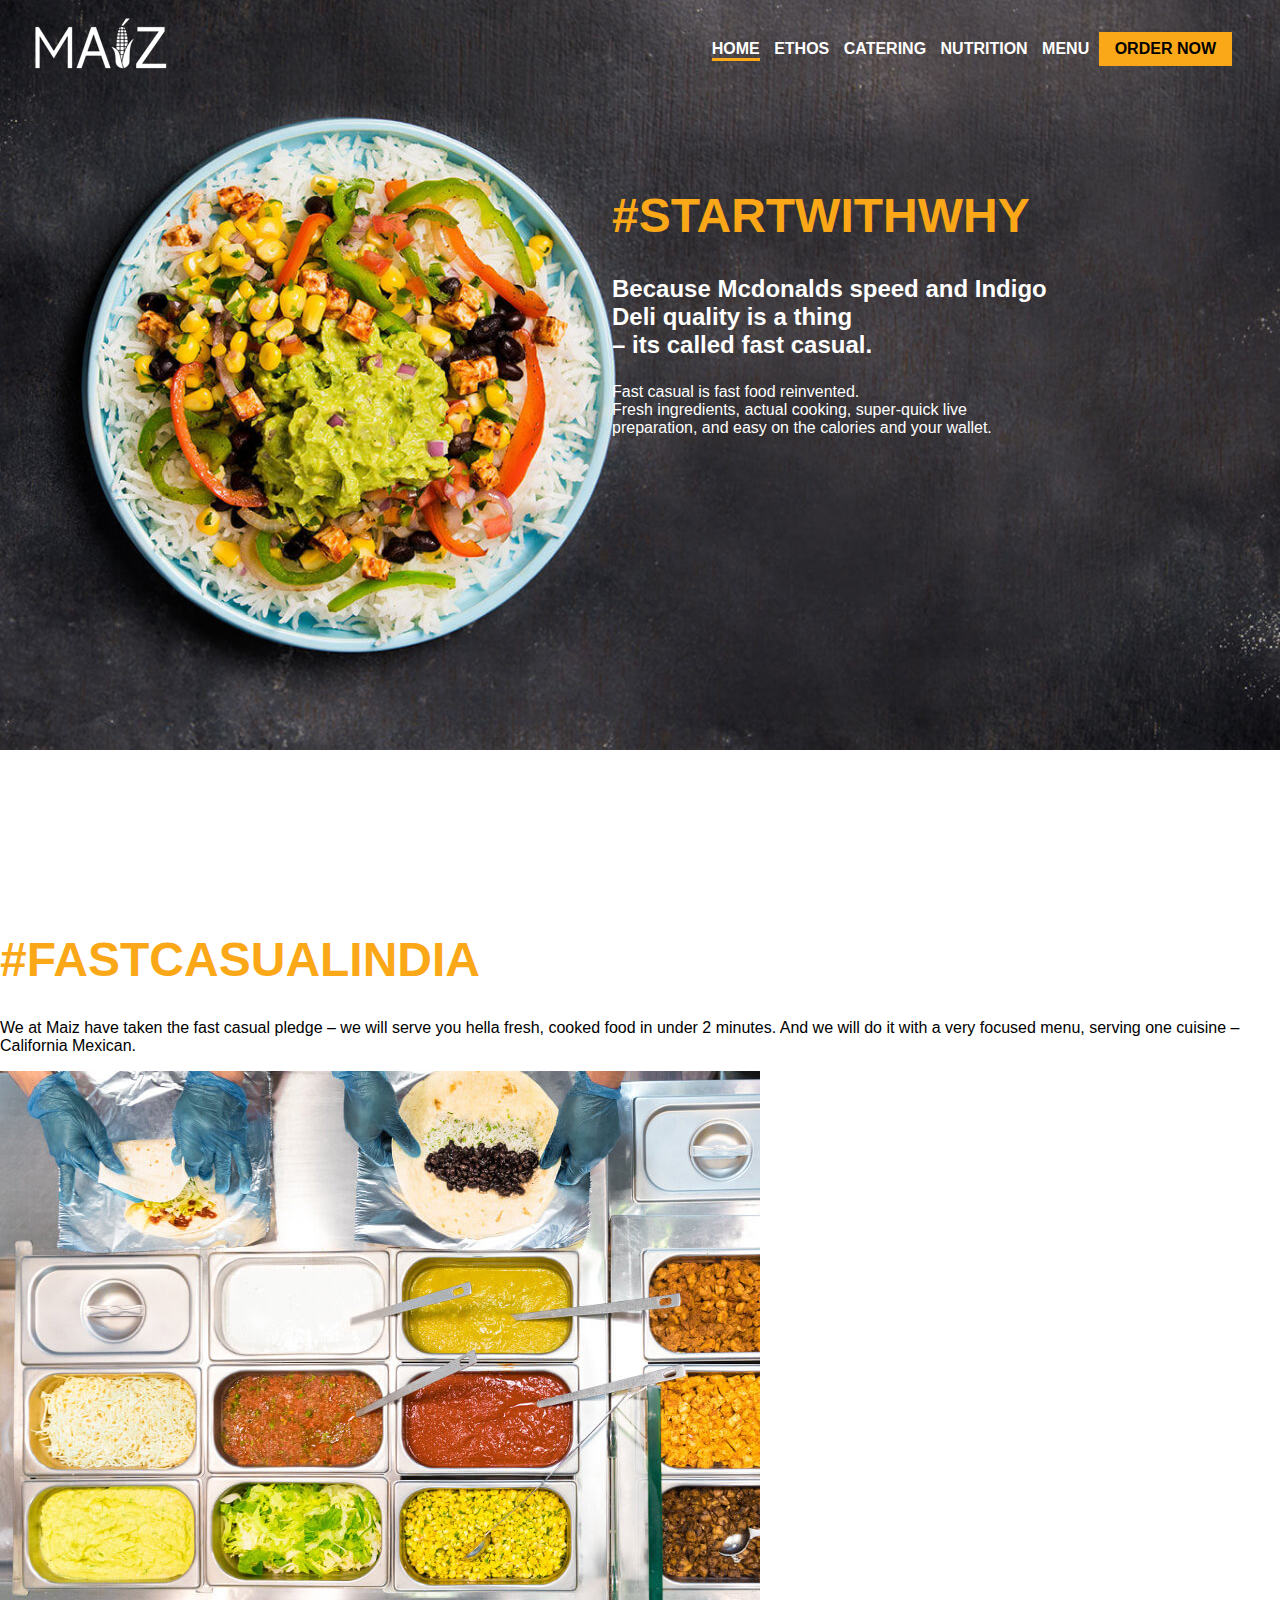
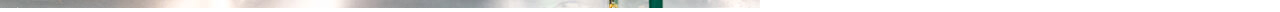
<file: index.html>
<!DOCTYPE html>
<html lang="en">
<head>
    <meta charset="UTF-8">
    <meta http-equiv="X-UA-Compatible" content="IE=edge">
    <meta name="viewport" content="width=device-width, initial-scale=1.0">
    <link rel="stylesheet" href="variables.css">
    <link rel="stylesheet" href="style.css">
    <title>Document</title>
</head>
    <body>
        <header id="main-header">
            <div class="container">
              <nav>
                <div id="nav-left">
                  <img src="img/logo.png">
                </div>
                <div id="nav-right">
                    <a class="home" href="#">HOME</a>
                    <a href="#">ETHOS</a>
                    <a href="#">CATERING</a>
                    <a href="#">NUTRITION</a>
                    <a href="#">MENU</a>
                    <a class="btn" href="#">ORDER NOW</a>
                </div>
              </nav>
            </div>
            <div id="hero-image">
              <div class="container2">
                <div class="box-right">
                    <H1>#STARTWITHWHY</H1>
                    <p class="p1">Because Mcdonalds speed and Indigo Deli quality is a thing<br>– its called fast casual.<br></p>
                    <p>Fast casual is fast food reinvented.<br>Fresh ingredients, actual cooking, super-quick live preparation, and easy on the calories and your wallet.</p>
                </div>
              </div>
            </div>
            </header>
            <section>
              <div class="section2">
                <div class="sct2-left">
                  <h1>#FASTCASUALINDIA</h1>
                  <p>We at Maiz have taken the fast casual pledge
                    – we will serve you hella fresh,
                    cooked food in under 2 minutes.
                    
                    And we will do it with a very focused menu,
                    serving one cuisine – California Mexican.</p>
                </div>
                <div class="sct-2-right">
                  <img src="img/Banner-Middle_2.jpg" alt="sauce">
                </div>
              </div>
            </section>
            
    </body>
</html>
</file>
<file: variables.css>
:root {

    --color: rgb(251, 168, 24);
    --typo-primary: 'Montserrat' ,sans-serif;
    --max-width: 1024px;
    }
</file>
<file: style.css>
/* RESET */
*, *::before, *::after {
    box-sizing: border-box;
  }

body {
    font-family: var(--typo-primary);
    margin: 0;
    color: white;
}

a {
    text-decoration: none;
    display: inline-block;
}
  
/* MAIN HEADER */

#main-header{
    height: 100vh;
    background-image: url("img/Maiz-Home-Page-Banner_phone.jpg");
    background-repeat: no-repeat;
    background-attachment: fixed;
    background-size: 100%;
}

.container {
    padding: 1rem 3rem 1rem 2rem;
}
#main-header nav {
    display: flex;
    flex-direction: row;
    justify-content: space-between;
}

#nav-right a:not(.btn) {
    margin: 0 5px ;
    color: white;
    font-weight: 600;
    display: none;
    
}

#nav-right {
    padding-top: 1rem;
}

.home {
    border-bottom: var(--color) solid 3px;
}

.btn {
    background-color: var(--color);
    font-weight: 800;
    padding: .5rem 1rem;
    color: black;
}

.btn:hover {
    background-color: rgba(251, 168, 24, 0.4);
}

/* HERO IMAGE */

.container2 {
    display:flex;
    flex-direction: column;
    justify-content:center;
}

h1 {
    color: var(--color);
    font-weight: 800;
    font-size: 2rem;
}

.p1 {
    font-size: 1.5rem;
    font-weight: 700;
}
.box-right {
    margin:auto;
    max-width: 500PX;
    padding: 0 2rem;
    text-align: center;
}

/* SECTION 2*/

.sct2-left p {
    color: black;!important
}
/* MEDIA QUERY */
@media screen and (min-width: 1024px) {
    #main-header{
        height: 100vh;
        background-image: url("img/Banner-1-new1-1366x800-1-com.jpg");
        background-repeat: no-repeat;
        background-attachment: fixed;
        background-size: 100%;
    }
    .container2 {
        display:flex;
        justify-content:end;
    }
    h1 {
        color: var(--color);
        font-weight: 800;
        font-size: 3rem;
    }
    
    .p1 {
        font-size: 1.5rem;
        font-weight: 700;
    }
    .box-right {
        margin-right: 200px;
        max-width: 500PX;
        padding-top: 4rem;
        text-align: left;
    }

    .container {
        padding: 1rem 3rem 1rem 2rem;
    }
    #main-header nav {
        display: flex;
        flex-direction: row;
        justify-content: space-between;
    }
    
    #nav-right a:not(.btn) {
        margin: 0 5px ;
        color: white;
        font-weight: 600;
        display: inline-block;
        
    }
    
    #nav-right {
        padding-top: 1rem;
    }
    
    .home {
        border-bottom: var(--color) solid 3px;
    }
    
    .btn {
        background-color: var(--color);
        font-weight: 800;
        padding: .5rem 1rem;
        color: black;
    }
    
    .btn:hover {
        background-color: rgba(251, 168, 24, 0.4);
    }


}
</file>
